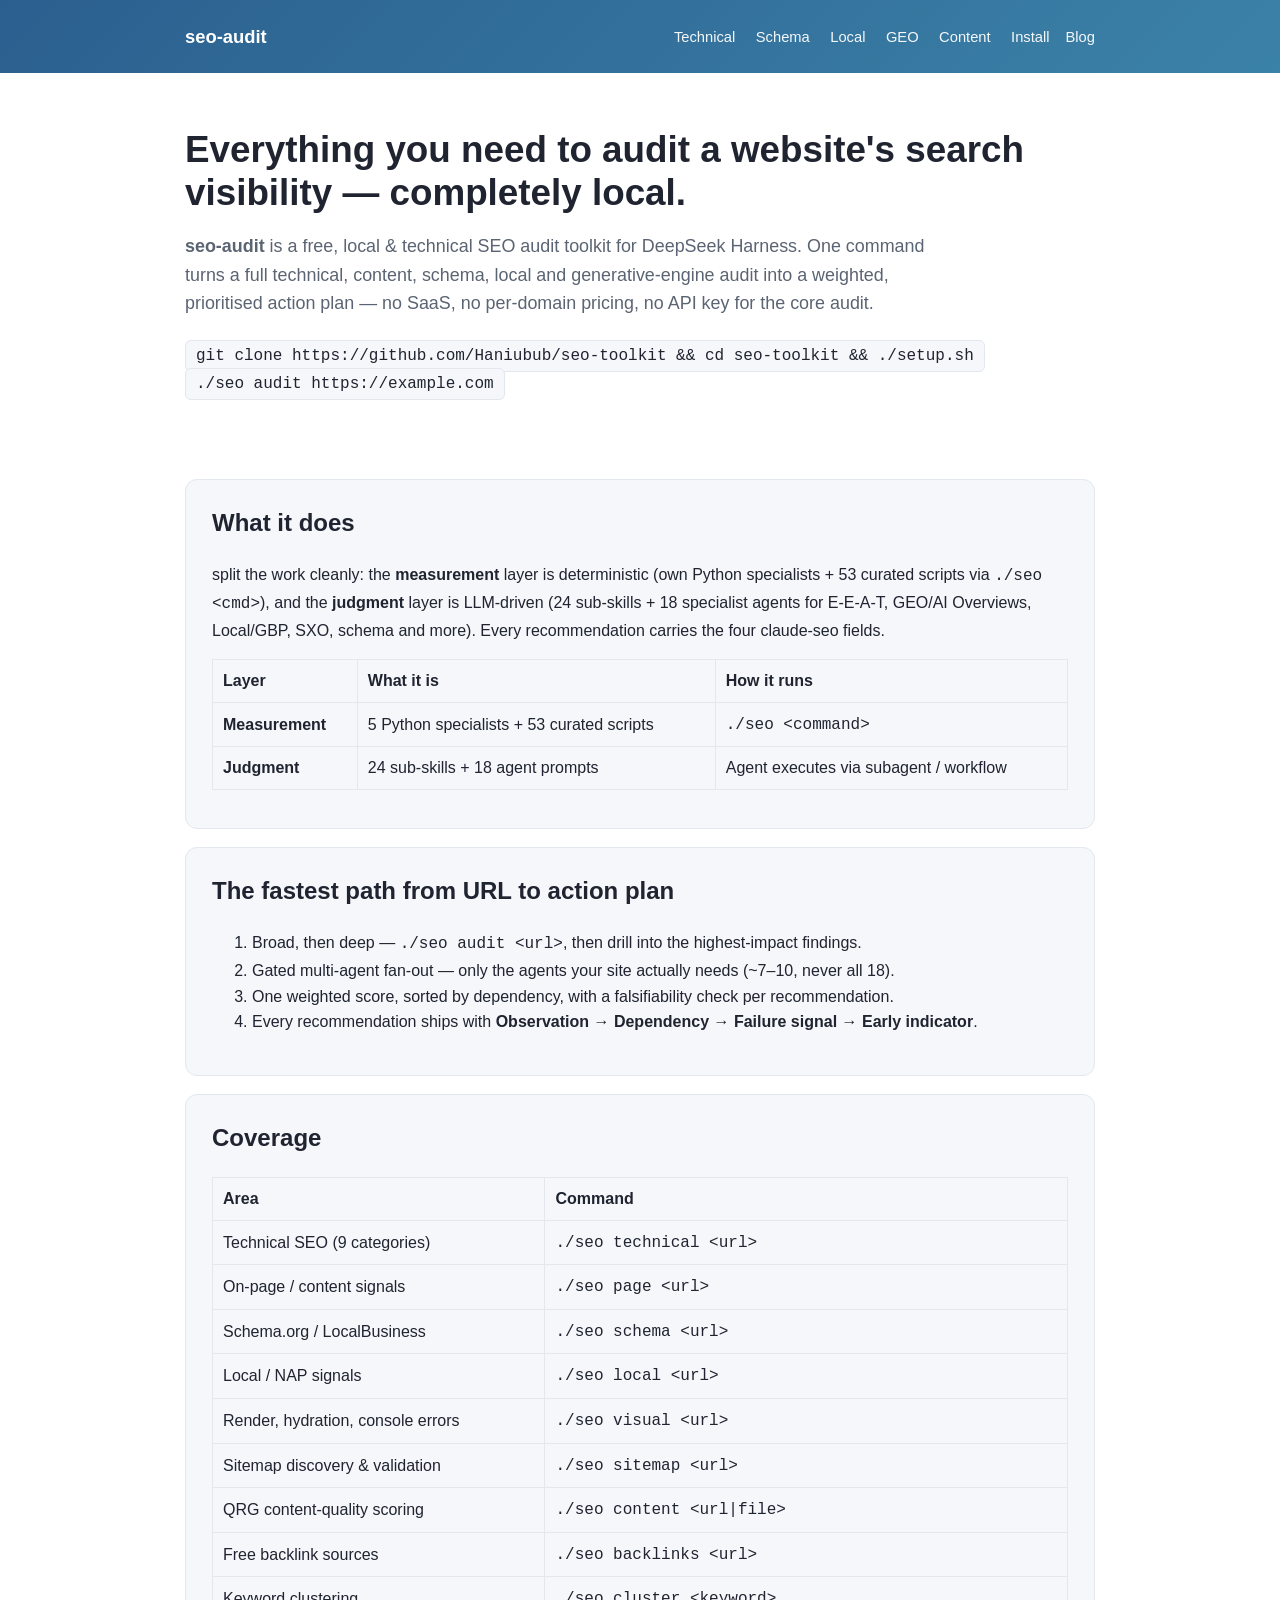
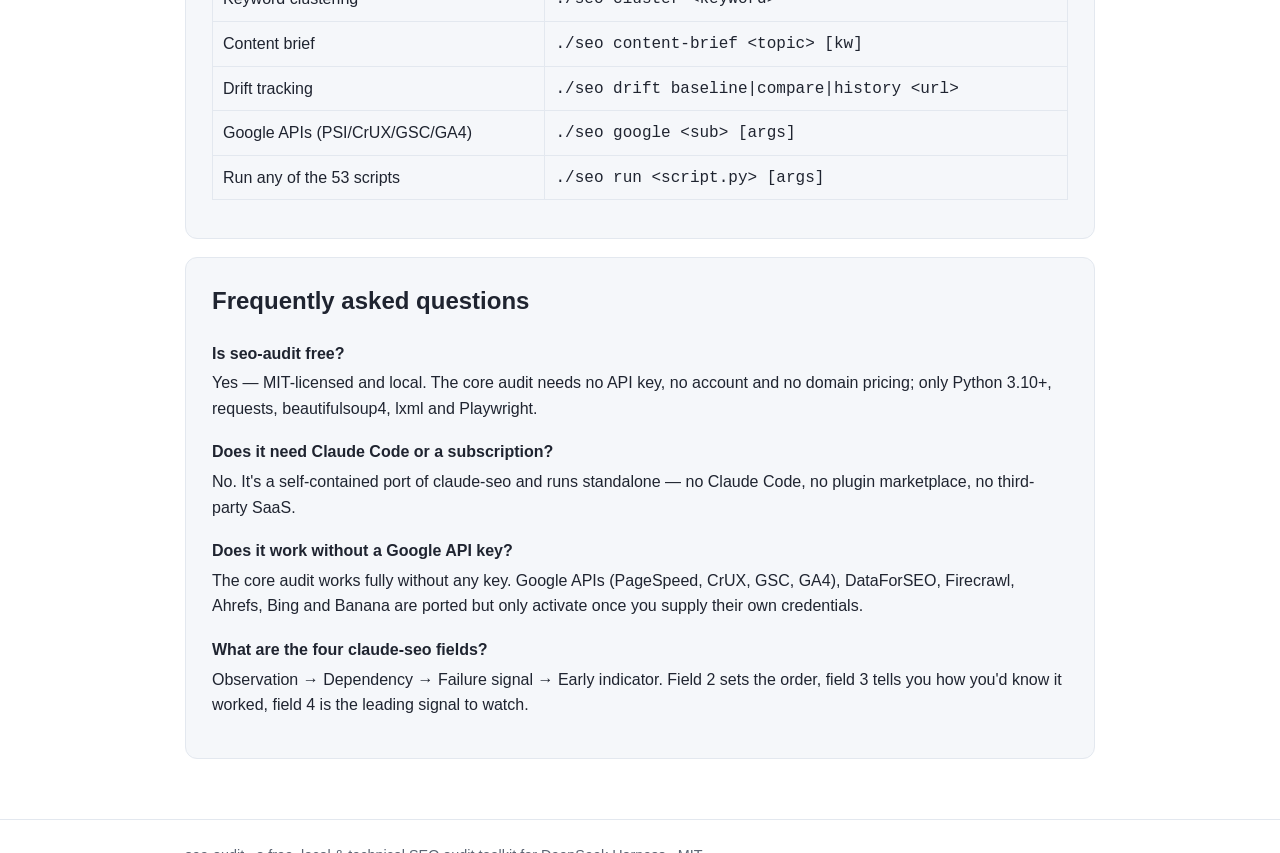
<file: index.html>
<!DOCTYPE html>
<html lang="en">
<head>
  <meta charset="utf-8">
  <meta name="viewport" content="width=device-width, initial-scale=1">
  <title>seo-audit — a free, local & technical SEO audit toolkit for DeepSeek Harness</title>
  <meta name="description" content="seo-audit is a free, local & technical SEO audit toolkit for DeepSeek Harness: 53 Python scripts + 24 sub-skills + 18 agents, weighted score, gated multi-agent fan-out, schema.org, E-E-A-T, GBP, GEO/AI Overviews. No SaaS, no per-domain pricing, no API key required for the core audit.">
  <link rel="stylesheet" href="assets/style.css">
  <script type="application/ld+json">
  {
    "@context": "https://schema.org",
    "@type": "SoftwareApplication",
    "name": "seo-audit",
    "applicationCategory": "DeveloperApplication",
    "operatingSystem": "macOS, Linux",
    "offers": { "@type": "Offer", "price": "0", "priceCurrency": "USD" },
    "description": "A free, local & technical SEO audit toolkit for DeepSeek Harness (DSH): deterministic Python measurement (53 scripts plus lib/) + LLM judgment (24 sub-skills + 18 agents), weighted scoring, gated multi-agent fan-out, schema.org, E-E-A-T, GBP and GEO/AI Overviews — no SaaS, no per-domain pricing, no API key required for the core audit.",
    "url": "https://haniubub.github.io/seo-toolkit/",
    "license": "https://github.com/Haniubub/seo-toolkit/blob/main/LICENSE"
  }
  </script>
  <link rel="canonical" href="https://haniubub.github.io/seo-toolkit/">
</head>
<body>
<header class="site">
  <div class="wrap">
    <a class="brand" href="index.html">seo-audit</a>
    <nav>
      <a href="technical.html">Technical</a>
      <a href="schema.html">Schema</a>
      <a href="local.html">Local</a>
      <a href="geo.html">GEO</a>
      <a href="content.html">Content</a>
      <a href="install.html">Install</a><a href="blog.html">Blog</a>
    </nav>
  </div>
</header>

<div class="wrap">
  <section class="hero">
    <h1>Everything you need to audit a website's search visibility — completely local.</h1>
    <p class="lead"><strong>seo-audit</strong> is a free, local &amp; technical SEO audit toolkit for DeepSeek Harness. One command turns a full technical, content, schema, local and generative-engine audit into a weighted, prioritised action plan — no SaaS, no per-domain pricing, no API key for the core audit.</p>
    <div class="cta">
      <code>git clone https://github.com/Haniubub/seo-toolkit && cd seo-toolkit &amp;&amp; ./setup.sh</code><br>
      <code>./seo audit https://example.com</code>
    </div>
  </section>

  <section class="panel">
    <h2 style="margin-top:0">What it does</h2>
    <p>split the work cleanly: the <strong>measurement</strong> layer is deterministic (own Python specialists + 53 curated scripts via <code>./seo &lt;cmd&gt;</code>), and the <strong>judgment</strong> layer is LLM-driven (24 sub-skills + 18 specialist agents for E-E-A-T, GEO/AI Overviews, Local/GBP, SXO, schema and more). Every recommendation carries the four claude-seo fields.</p>
    <table class="table">
      <tr><th>Layer</th><th>What it is</th><th>How it runs</th></tr>
      <tr><td><strong>Measurement</strong></td><td>5 Python specialists + 53 curated scripts</td><td><code>./seo &lt;command&gt;</code></td></tr>
      <tr><td><strong>Judgment</strong></td><td>24 sub-skills + 18 agent prompts</td><td>Agent executes via subagent / workflow</td></tr>
    </table>
  </section>

  <section class="panel">
    <h2 style="margin-top:0">The fastest path from URL to action plan</h2>
    <ol>
      <li>Broad, then deep — <code>./seo audit &lt;url&gt;</code>, then drill into the highest-impact findings.</li>
      <li>Gated multi-agent fan-out — only the agents your site actually needs (~7–10, never all 18).</li>
      <li>One weighted score, sorted by dependency, with a falsifiability check per recommendation.</li>
      <li>Every recommendation ships with <strong>Observation → Dependency → Failure signal → Early indicator</strong>.</li>
    </ol>
  </section>

  <section class="panel">
    <h2 style="margin-top:0">Coverage</h2>
    <table class="table">
      <tr><th>Area</th><th>Command</th></tr>
      <tr><td>Technical SEO (9 categories)</td><td><code>./seo technical &lt;url&gt;</code></td></tr>
      <tr><td>On-page / content signals</td><td><code>./seo page &lt;url&gt;</code></td></tr>
      <tr><td>Schema.org / LocalBusiness</td><td><code>./seo schema &lt;url&gt;</code></td></tr>
      <tr><td>Local / NAP signals</td><td><code>./seo local &lt;url&gt;</code></td></tr>
      <tr><td>Render, hydration, console errors</td><td><code>./seo visual &lt;url&gt;</code></td></tr>
      <tr><td>Sitemap discovery &amp; validation</td><td><code>./seo sitemap &lt;url&gt;</code></td></tr>
      <tr><td>QRG content-quality scoring</td><td><code>./seo content &lt;url|file&gt;</code></td></tr>
      <tr><td>Free backlink sources</td><td><code>./seo backlinks &lt;url&gt;</code></td></tr>
      <tr><td>Keyword clustering</td><td><code>./seo cluster &lt;keyword&gt;</code></td></tr>
      <tr><td>Content brief</td><td><code>./seo content-brief &lt;topic&gt; [kw]</code></td></tr>
      <tr><td>Drift tracking</td><td><code>./seo drift baseline|compare|history &lt;url&gt;</code></td></tr>
      <tr><td>Google APIs (PSI/CrUX/GSC/GA4)</td><td><code>./seo google &lt;sub&gt; [args]</code></td></tr>
      <tr><td>Run any of the 53 scripts</td><td><code>./seo run &lt;script.py&gt; [args]</code></td></tr>
    </table>
  </section>

  <section class="panel">
    <h2 style="margin-top:0">Frequently asked questions</h2>
    <dl class="faq">
      <dt>Is seo-audit free?</dt>
      <dd>Yes — MIT-licensed and local. The core audit needs no API key, no account and no domain pricing; only Python 3.10+, requests, beautifulsoup4, lxml and Playwright.</dd>
      <dt>Does it need Claude Code or a subscription?</dt>
      <dd>No. It's a self-contained port of claude-seo and runs standalone — no Claude Code, no plugin marketplace, no third-party SaaS.</dd>
      <dt>Does it work without a Google API key?</dt>
      <dd>The core audit works fully without any key. Google APIs (PageSpeed, CrUX, GSC, GA4), DataForSEO, Firecrawl, Ahrefs, Bing and Banana are ported but only activate once you supply their own credentials.</dd>
      <dt>What are the four claude-seo fields?</dt>
      <dd>Observation → Dependency → Failure signal → Early indicator. Field 2 sets the order, field 3 tells you how you'd know it worked, field 4 is the leading signal to watch.</dd>
    </dl>
  </section>
</div>

<footer class="site"><div class="wrap">seo-audit · a free, local &amp; technical SEO audit toolkit for DeepSeek Harness · MIT</div></footer>
</body>
</html>
</file>
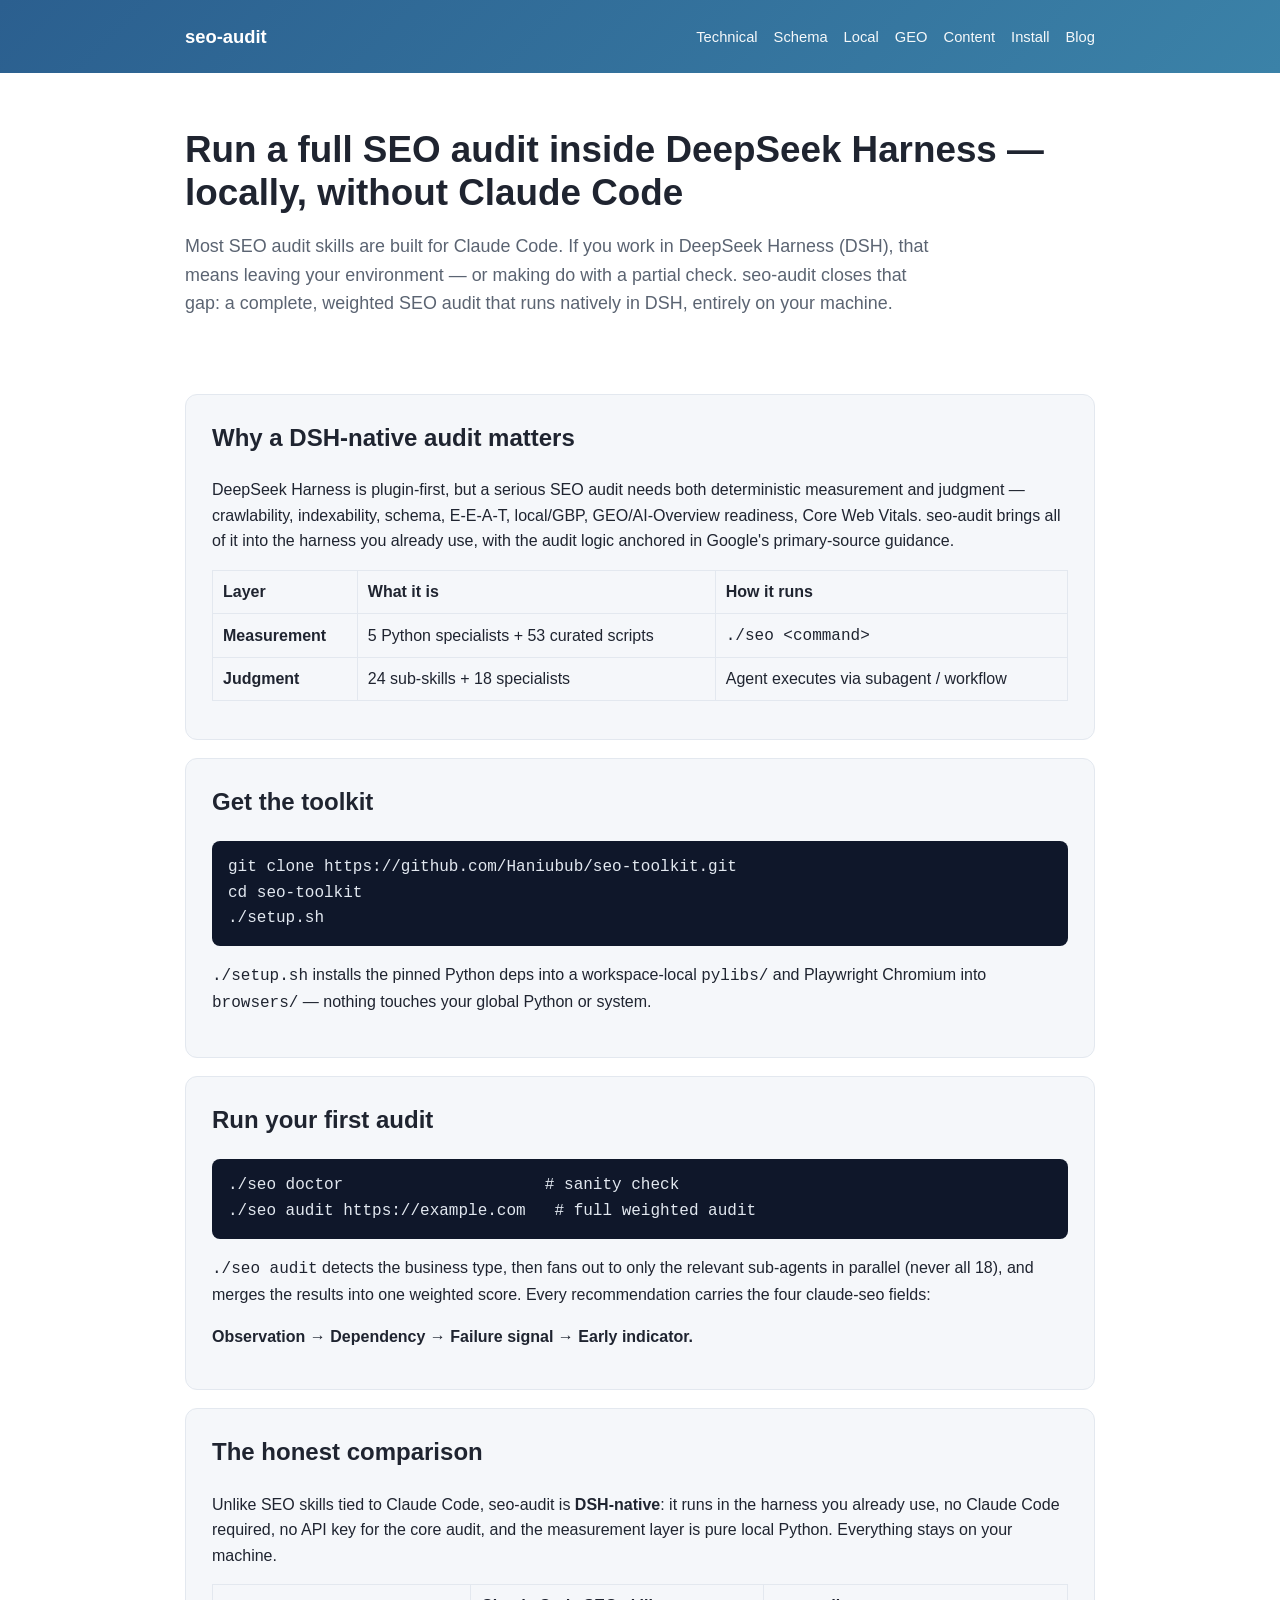
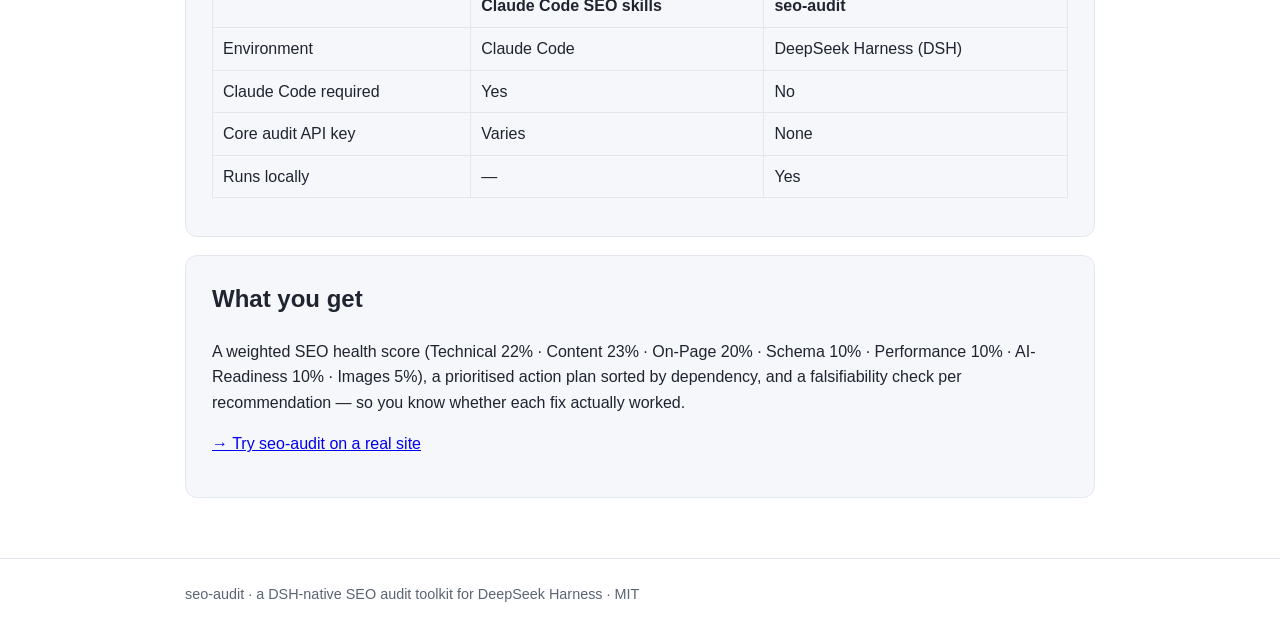
<file: blog.html>
<!DOCTYPE html>
<html lang="en">
<head>
  <meta charset="utf-8"><meta name="viewport" content="width=device-width, initial-scale=1">
  <title>How to run a full SEO audit inside DeepSeek Harness — locally, without Claude Code</title>
  <meta name="description" content="A practical tutorial: run a complete, weighted SEO audit directly in DeepSeek Harness with seo-audit — 53 Python scripts + 24 sub-skills + 18 agents, no Claude Code, no API key for the core audit, nothing leaves your machine.">
  <link rel="stylesheet" href="assets/style.css">
  <link rel="canonical" href="https://haniubub.github.io/seo-toolkit/blog.html">
  <script type="application/ld+json">
  {
    "@context": "https://schema.org",
    "@type": "BlogPosting",
    "headline": "How to run a full SEO audit inside DeepSeek Harness — locally, without Claude Code",
    "description": "A practical tutorial on running a complete, weighted SEO audit directly in DeepSeek Harness with seo-audit.",
    "url": "https://haniubub.github.io/seo-toolkit/blog.html",
    "author": {"@type":"Person","name":"seo-audit"},
    "publisher": {"@type":"Organization","name":"seo-audit"},
    "datePublished": "2026-08-31",
    "mainEntityOfPage": "https://haniubub.github.io/seo-toolkit/blog.html"
  }
  </script>
</head>
<body>
<header class="site"><div class="wrap">
  <a class="brand" href="index.html">seo-audit</a>
  <nav>
    <a href="technical.html">Technical</a><a href="schema.html">Schema</a><a href="local.html">Local</a><a href="geo.html">GEO</a><a href="content.html">Content</a><a href="install.html">Install</a><a href="blog.html">Blog</a>
  </nav>
</div></header>
<div class="wrap">
  <section class="hero">
    <h1>Run a full SEO audit inside DeepSeek Harness — locally, without Claude Code</h1>
    <p class="lead">Most SEO audit skills are built for Claude Code. If you work in DeepSeek Harness (DSH), that means leaving your environment — or making do with a partial check. seo-audit closes that gap: a complete, weighted SEO audit that runs natively in DSH, entirely on your machine.</p>
  </section>

  <section class="panel">
    <h2 style="margin-top:0">Why a DSH-native audit matters</h2>
    <p>DeepSeek Harness is plugin-first, but a serious SEO audit needs both deterministic measurement and judgment — crawlability, indexability, schema, E-E-A-T, local/GBP, GEO/AI-Overview readiness, Core Web Vitals. seo-audit brings all of it into the harness you already use, with the audit logic anchored in Google's primary-source guidance.</p>
    <table class="table">
      <tr><th>Layer</th><th>What it is</th><th>How it runs</th></tr>
      <tr><td><strong>Measurement</strong></td><td>5 Python specialists + 53 curated scripts</td><td><code>./seo &lt;command&gt;</code></td></tr>
      <tr><td><strong>Judgment</strong></td><td>24 sub-skills + 18 specialists</td><td>Agent executes via subagent / workflow</td></tr>
    </table>
  </section>

  <section class="panel">
    <h2 style="margin-top:0">Get the toolkit</h2>
    <pre><code>git clone https://github.com/Haniubub/seo-toolkit.git
cd seo-toolkit
./setup.sh</code></pre>
    <p><code>./setup.sh</code> installs the pinned Python deps into a workspace-local <code>pylibs/</code> and Playwright Chromium into <code>browsers/</code> — nothing touches your global Python or system.</p>
  </section>

  <section class="panel">
    <h2 style="margin-top:0">Run your first audit</h2>
    <pre><code>./seo doctor                     # sanity check
./seo audit https://example.com   # full weighted audit</code></pre>
    <p><code>./seo audit</code> detects the business type, then fans out to only the relevant sub-agents in parallel (never all 18), and merges the results into one weighted score. Every recommendation carries the four claude-seo fields:</p>
    <p><strong>Observation → Dependency → Failure signal → Early indicator.</strong></p>
  </section>

  <section class="panel">
    <h2 style="margin-top:0">The honest comparison</h2>
    <p>Unlike SEO skills tied to Claude Code, seo-audit is <strong>DSH-native</strong>: it runs in the harness you already use, no Claude Code required, no API key for the core audit, and the measurement layer is pure local Python. Everything stays on your machine.</p>
    <table class="table">
      <tr><th></th><th>Claude Code SEO skills</th><th>seo-audit</th></tr>
      <tr><td>Environment</td><td>Claude Code</td><td>DeepSeek Harness (DSH)</td></tr>
      <tr><td>Claude Code required</td><td>Yes</td><td>No</td></tr>
      <tr><td>Core audit API key</td><td>Varies</td><td>None</td></tr>
      <tr><td>Runs locally</td><td>—</td><td>Yes</td></tr>
    </table>
  </section>

  <section class="panel">
    <h2 style="margin-top:0">What you get</h2>
    <p>A weighted SEO health score (Technical 22% · Content 23% · On-Page 20% · Schema 10% · Performance 10% · AI-Readiness 10% · Images 5%), a prioritised action plan sorted by dependency, and a falsifiability check per recommendation — so you know whether each fix actually worked.</p>
    <p><a href="https://github.com/Haniubub/seo-toolkit">→ Try seo-audit on a real site</a></p>
  </section>
</div>
<footer class="site"><div class="wrap">seo-audit · a DSH-native SEO audit toolkit for DeepSeek Harness · MIT</div></footer>
</body>
</html>
</file>
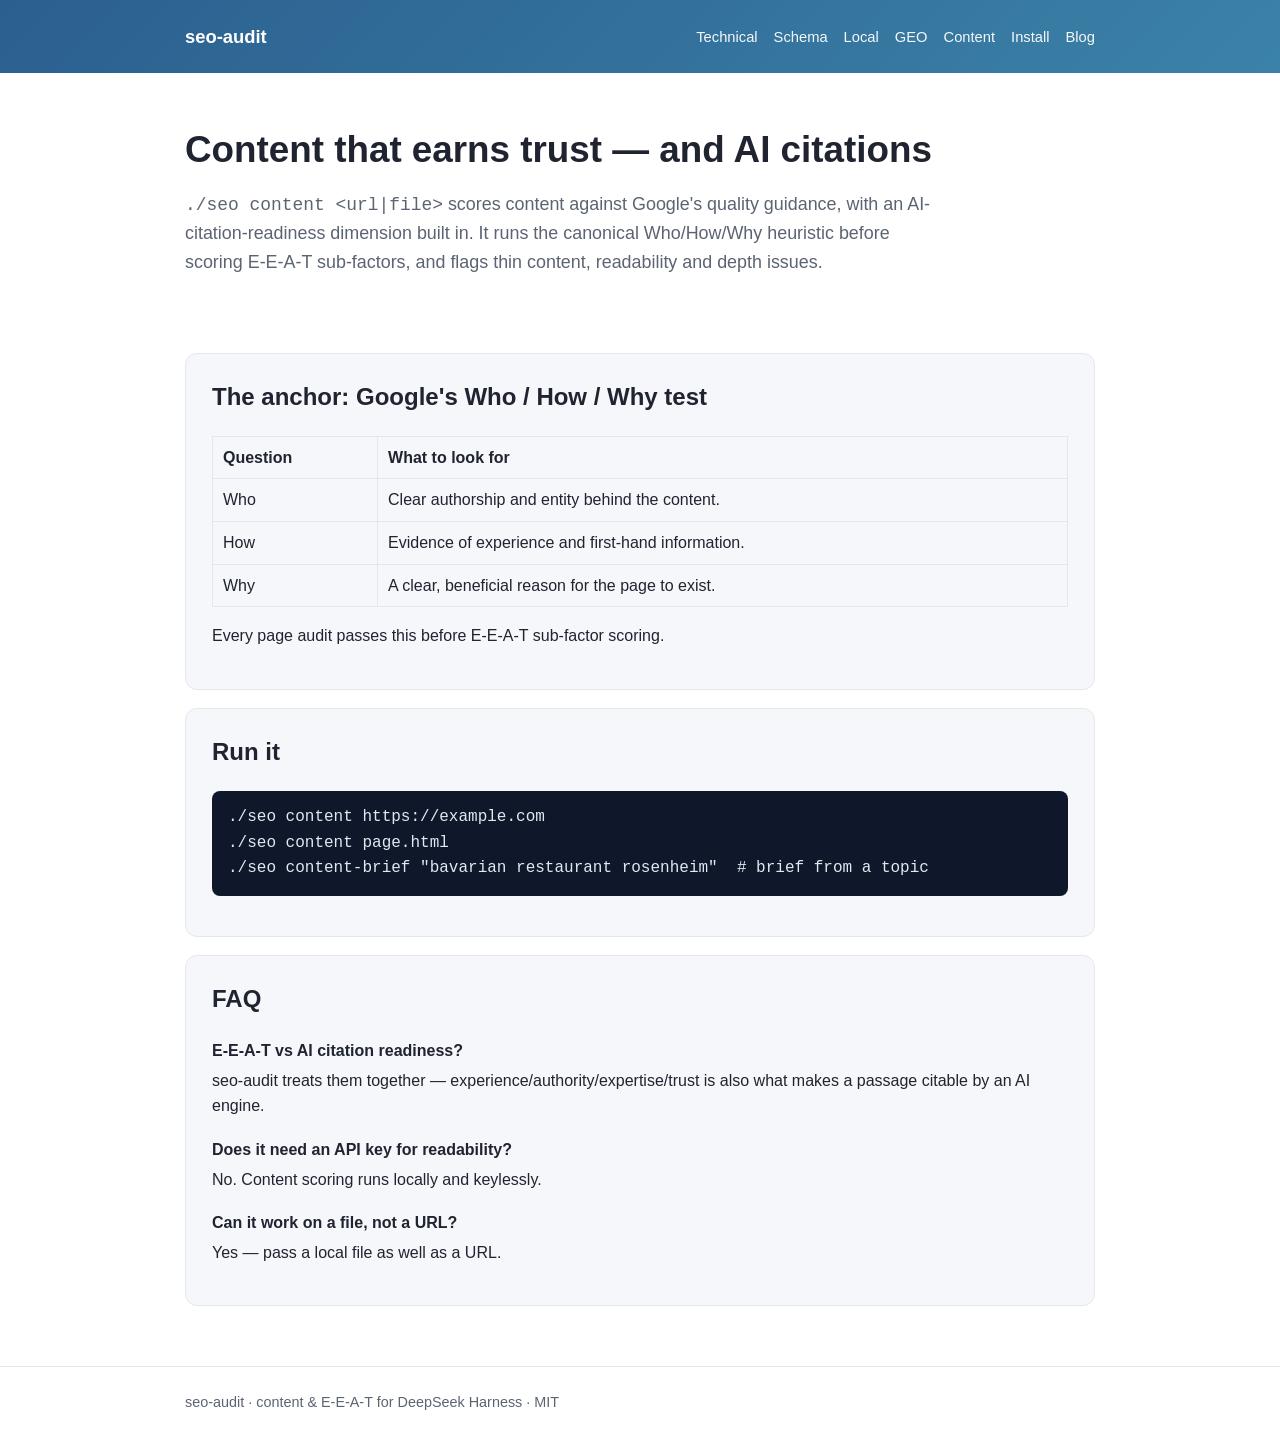
<file: content.html>
<!DOCTYPE html>
<html lang="en">
<head>
  <meta charset="utf-8"><meta name="viewport" content="width=device-width, initial-scale=1">
  <title>Content quality & E-E-A-T analysis with seo-audit</title>
  <meta name="description" content="Content quality and E-E-A-T analysis with AI citation-readiness using seo-audit. Google's Who/How/Why test, readability, thin content, content depth. Local, free, no API key.">
  <link rel="stylesheet" href="assets/style.css">
  <script type="application/ld+json">{"@context":"https://schema.org","@type":"SoftwareApplication","name":"seo-audit","applicationCategory":"DeveloperApplication","operatingSystem":"macOS, Linux","offers":{"@type":"Offer","price":"0","priceCurrency":"USD"},"url":"https://haniubub.github.io/seo-toolkit/content.html"}</script>
  <link rel="canonical" href="https://haniubub.github.io/seo-toolkit/content">
</head>
<body>
<header class="site"><div class="wrap">
  <a class="brand" href="index.html">seo-audit</a>
  <nav>
    <a href="technical.html">Technical</a><a href="schema.html">Schema</a><a href="local.html">Local</a><a href="geo.html">GEO</a><a href="content.html">Content</a><a href="install.html">Install</a><a href="blog.html">Blog</a>
  </nav>
</div></header>
<div class="wrap">
  <section class="hero">
    <h1>Content that earns trust — and AI citations</h1>
    <p class="lead"><code>./seo content &lt;url|file&gt;</code> scores content against Google's quality guidance, with an AI-citation-readiness dimension built in. It runs the canonical Who/How/Why heuristic before scoring E-E-A-T sub-factors, and flags thin content, readability and depth issues.</p>
  </section>

  <section class="panel">
    <h2 style="margin-top:0">The anchor: Google's Who / How / Why test</h2>
    <table class="table">
      <tr><th>Question</th><th>What to look for</th></tr>
      <tr><td>Who</td><td>Clear authorship and entity behind the content.</td></tr>
      <tr><td>How</td><td>Evidence of experience and first-hand information.</td></tr>
      <tr><td>Why</td><td>A clear, beneficial reason for the page to exist.</td></tr>
    </table>
    <p>Every page audit passes this before E-E-A-T sub-factor scoring.</p>
  </section>

  <section class="panel">
    <h2 style="margin-top:0">Run it</h2>
    <pre><code>./seo content https://example.com
./seo content page.html
./seo content-brief "bavarian restaurant rosenheim"  # brief from a topic</code></pre>
  </section>

  <section class="panel">
    <h2 style="margin-top:0">FAQ</h2>
    <dl class="faq">
      <dt>E-E-A-T vs AI citation readiness?</dt><dd>seo-audit treats them together — experience/authority/expertise/trust is also what makes a passage citable by an AI engine.</dd>
      <dt>Does it need an API key for readability?</dt><dd>No. Content scoring runs locally and keylessly.</dd>
      <dt>Can it work on a file, not a URL?</dt><dd>Yes — pass a local file as well as a URL.</dd>
    </dl>
  </section>
</div>
<footer class="site"><div class="wrap">seo-audit · content &amp; E-E-A-T for DeepSeek Harness · MIT</div></footer>
</body>
</html>
</file>
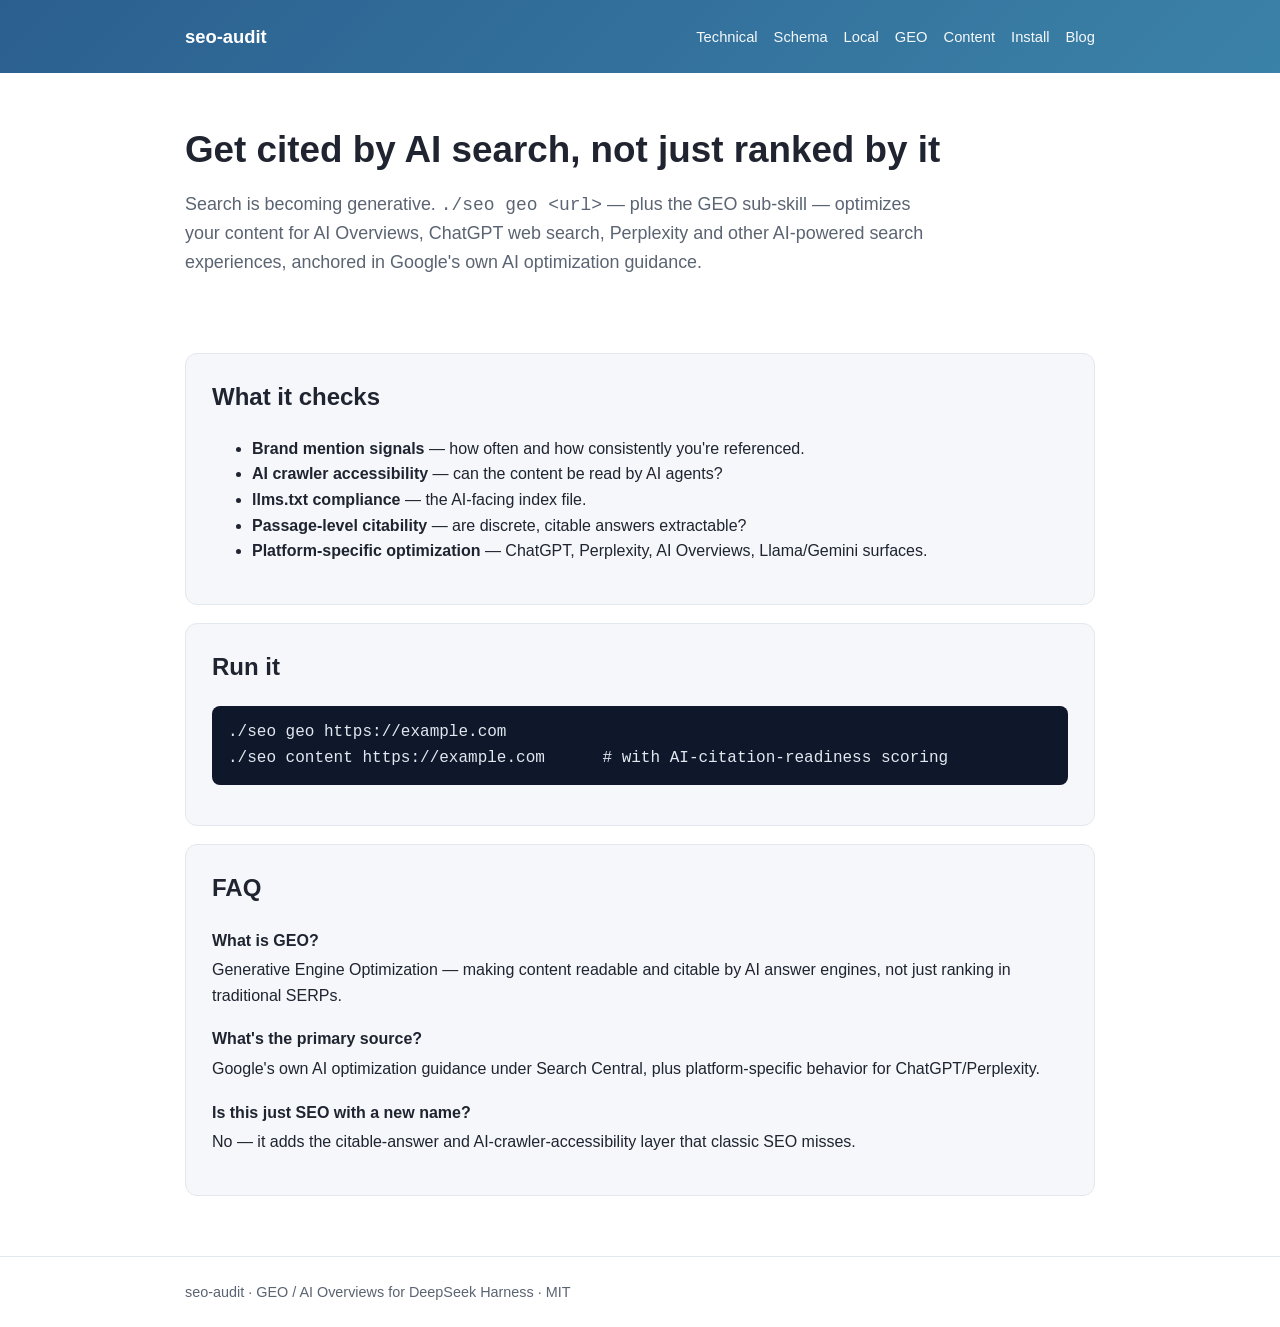
<file: geo.html>
<!DOCTYPE html>
<html lang="en">
<head>
  <meta charset="utf-8"><meta name="viewport" content="width=device-width, initial-scale=1">
  <title>GEO / AI Overviews optimization with seo-audit</title>
  <meta name="description" content="Generative Engine Optimization (GEO) with seo-audit: optimize for AI Overviews, ChatGPT search, Perplexity and AI citations. Brand mentions, AI-crawler accessibility, llms.txt, passage citability. Local, free.">
  <link rel="stylesheet" href="assets/style.css">
  <script type="application/ld+json">{"@context":"https://schema.org","@type":"SoftwareApplication","name":"seo-audit","applicationCategory":"DeveloperApplication","operatingSystem":"macOS, Linux","offers":{"@type":"Offer","price":"0","priceCurrency":"USD"},"url":"https://haniubub.github.io/seo-toolkit/geo.html"}</script>
  <link rel="canonical" href="https://haniubub.github.io/seo-toolkit/geo">
</head>
<body>
<header class="site"><div class="wrap">
  <a class="brand" href="index.html">seo-audit</a>
  <nav>
    <a href="technical.html">Technical</a><a href="schema.html">Schema</a><a href="local.html">Local</a><a href="geo.html">GEO</a><a href="content.html">Content</a><a href="install.html">Install</a><a href="blog.html">Blog</a>
  </nav>
</div></header>
<div class="wrap">
  <section class="hero">
    <h1>Get cited by AI search, not just ranked by it</h1>
    <p class="lead">Search is becoming generative. <code>./seo geo &lt;url&gt;</code> — plus the GEO sub-skill — optimizes your content for AI Overviews, ChatGPT web search, Perplexity and other AI-powered search experiences, anchored in Google's own AI optimization guidance.</p>
  </section>

  <section class="panel">
    <h2 style="margin-top:0">What it checks</h2>
    <ul>
      <li><strong>Brand mention signals</strong> — how often and how consistently you're referenced.</li>
      <li><strong>AI crawler accessibility</strong> — can the content be read by AI agents?</li>
      <li><strong>llms.txt compliance</strong> — the AI-facing index file.</li>
      <li><strong>Passage-level citability</strong> — are discrete, citable answers extractable?</li>
      <li><strong>Platform-specific optimization</strong> — ChatGPT, Perplexity, AI Overviews, Llama/Gemini surfaces.</li>
    </ul>
  </section>

  <section class="panel">
    <h2 style="margin-top:0">Run it</h2>
    <pre><code>./seo geo https://example.com
./seo content https://example.com      # with AI-citation-readiness scoring</code></pre>
  </section>

  <section class="panel">
    <h2 style="margin-top:0">FAQ</h2>
    <dl class="faq">
      <dt>What is GEO?</dt><dd>Generative Engine Optimization — making content readable and citable by AI answer engines, not just ranking in traditional SERPs.</dd>
      <dt>What's the primary source?</dt><dd>Google's own AI optimization guidance under Search Central, plus platform-specific behavior for ChatGPT/Perplexity.</dd>
      <dt>Is this just SEO with a new name?</dt><dd>No — it adds the citable-answer and AI-crawler-accessibility layer that classic SEO misses.</dd>
    </dl>
  </section>
</div>
<footer class="site"><div class="wrap">seo-audit · GEO / AI Overviews for DeepSeek Harness · MIT</div></footer>
</body>
</html>
</file>
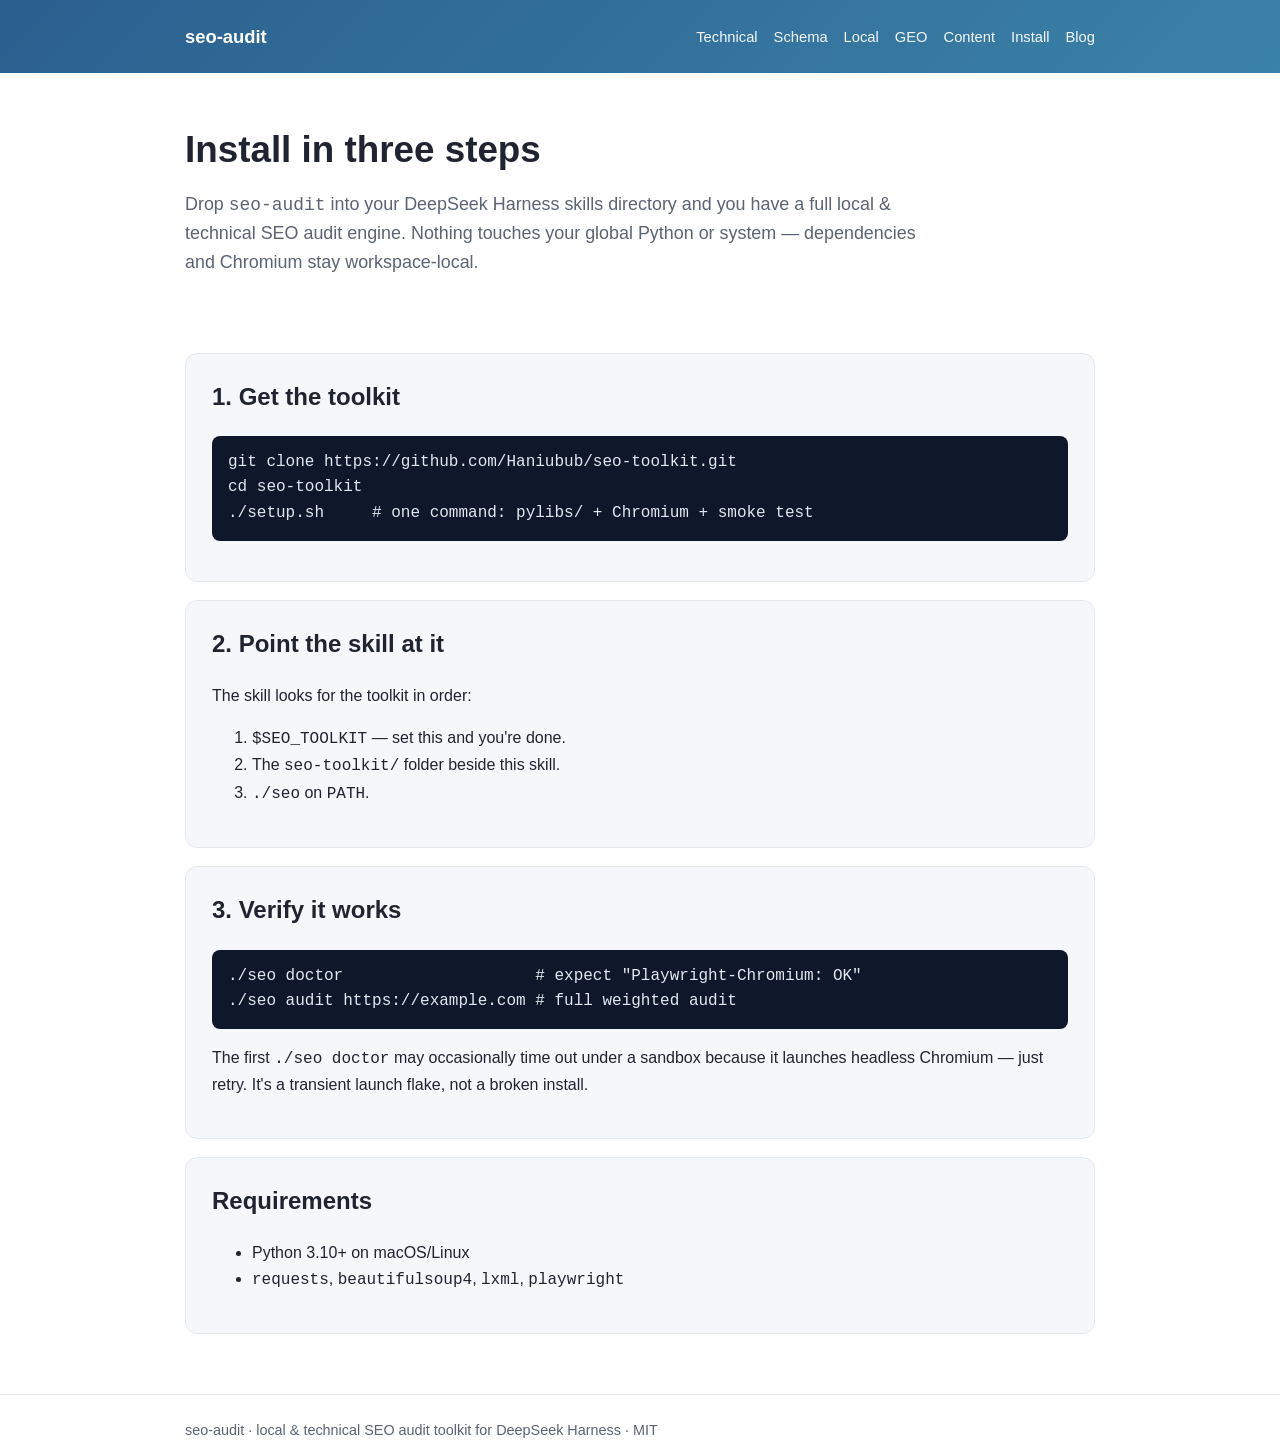
<file: install.html>
<!DOCTYPE html>
<html lang="en">
<head>
  <meta charset="utf-8"><meta name="viewport" content="width=device-width, initial-scale=1">
  <title>Install seo-audit — free, local SEO audit toolkit for DeepSeek Harness</title>
  <meta name="description" content="Install seo-audit in three steps: clone, run ./setup.sh (workspace-local deps + Playwright Chromium), then point the skill at it. No global Python install, no SaaS, no API key.">
  <link rel="stylesheet" href="assets/style.css">
  <script type="application/ld+json">{"@context":"https://schema.org","@type":"SoftwareApplication","name":"seo-audit","applicationCategory":"DeveloperApplication","operatingSystem":"macOS, Linux","offers":{"@type":"Offer","price":"0","priceCurrency":"USD"},"url":"https://haniubub.github.io/seo-toolkit/install.html"}</script>
  <link rel="canonical" href="https://haniubub.github.io/seo-toolkit/install">
</head>
<body>
<header class="site"><div class="wrap">
  <a class="brand" href="index.html">seo-audit</a>
  <nav>
    <a href="technical.html">Technical</a><a href="schema.html">Schema</a><a href="local.html">Local</a><a href="geo.html">GEO</a><a href="content.html">Content</a><a href="install.html">Install</a><a href="blog.html">Blog</a>
  </nav>
</div></header>
<div class="wrap">
  <section class="hero">
    <h1>Install in three steps</h1>
    <p class="lead">Drop <code>seo-audit</code> into your DeepSeek Harness skills directory and you have a full local &amp; technical SEO audit engine. Nothing touches your global Python or system — dependencies and Chromium stay workspace-local.</p>
  </section>

  <section class="panel">
    <h2 style="margin-top:0">1. Get the toolkit</h2>
    <pre><code>git clone https://github.com/Haniubub/seo-toolkit.git
cd seo-toolkit
./setup.sh     # one command: pylibs/ + Chromium + smoke test</code></pre>
  </section>

  <section class="panel">
    <h2 style="margin-top:0">2. Point the skill at it</h2>
    <p>The skill looks for the toolkit in order:</p>
    <ol>
      <li><code>$SEO_TOOLKIT</code> — set this and you're done.</li>
      <li>The <code>seo-toolkit/</code> folder beside this skill.</li>
      <li><code>./seo</code> on <code>PATH</code>.</li>
    </ol>
  </section>

  <section class="panel">
    <h2 style="margin-top:0">3. Verify it works</h2>
    <pre><code>./seo doctor                    # expect "Playwright-Chromium: OK"
./seo audit https://example.com # full weighted audit</code></pre>
    <p>The first <code>./seo doctor</code> may occasionally time out under a sandbox because it launches headless Chromium — just retry. It's a transient launch flake, not a broken install.</p>
  </section>

  <section class="panel">
    <h2 style="margin-top:0">Requirements</h2>
    <ul>
      <li>Python 3.10+ on macOS/Linux</li>
      <li><code>requests</code>, <code>beautifulsoup4</code>, <code>lxml</code>, <code>playwright</code></li>
    </ul>
  </section>
</div>
<footer class="site"><div class="wrap">seo-audit · local &amp; technical SEO audit toolkit for DeepSeek Harness · MIT</div></footer>
</body>
</html>
</file>
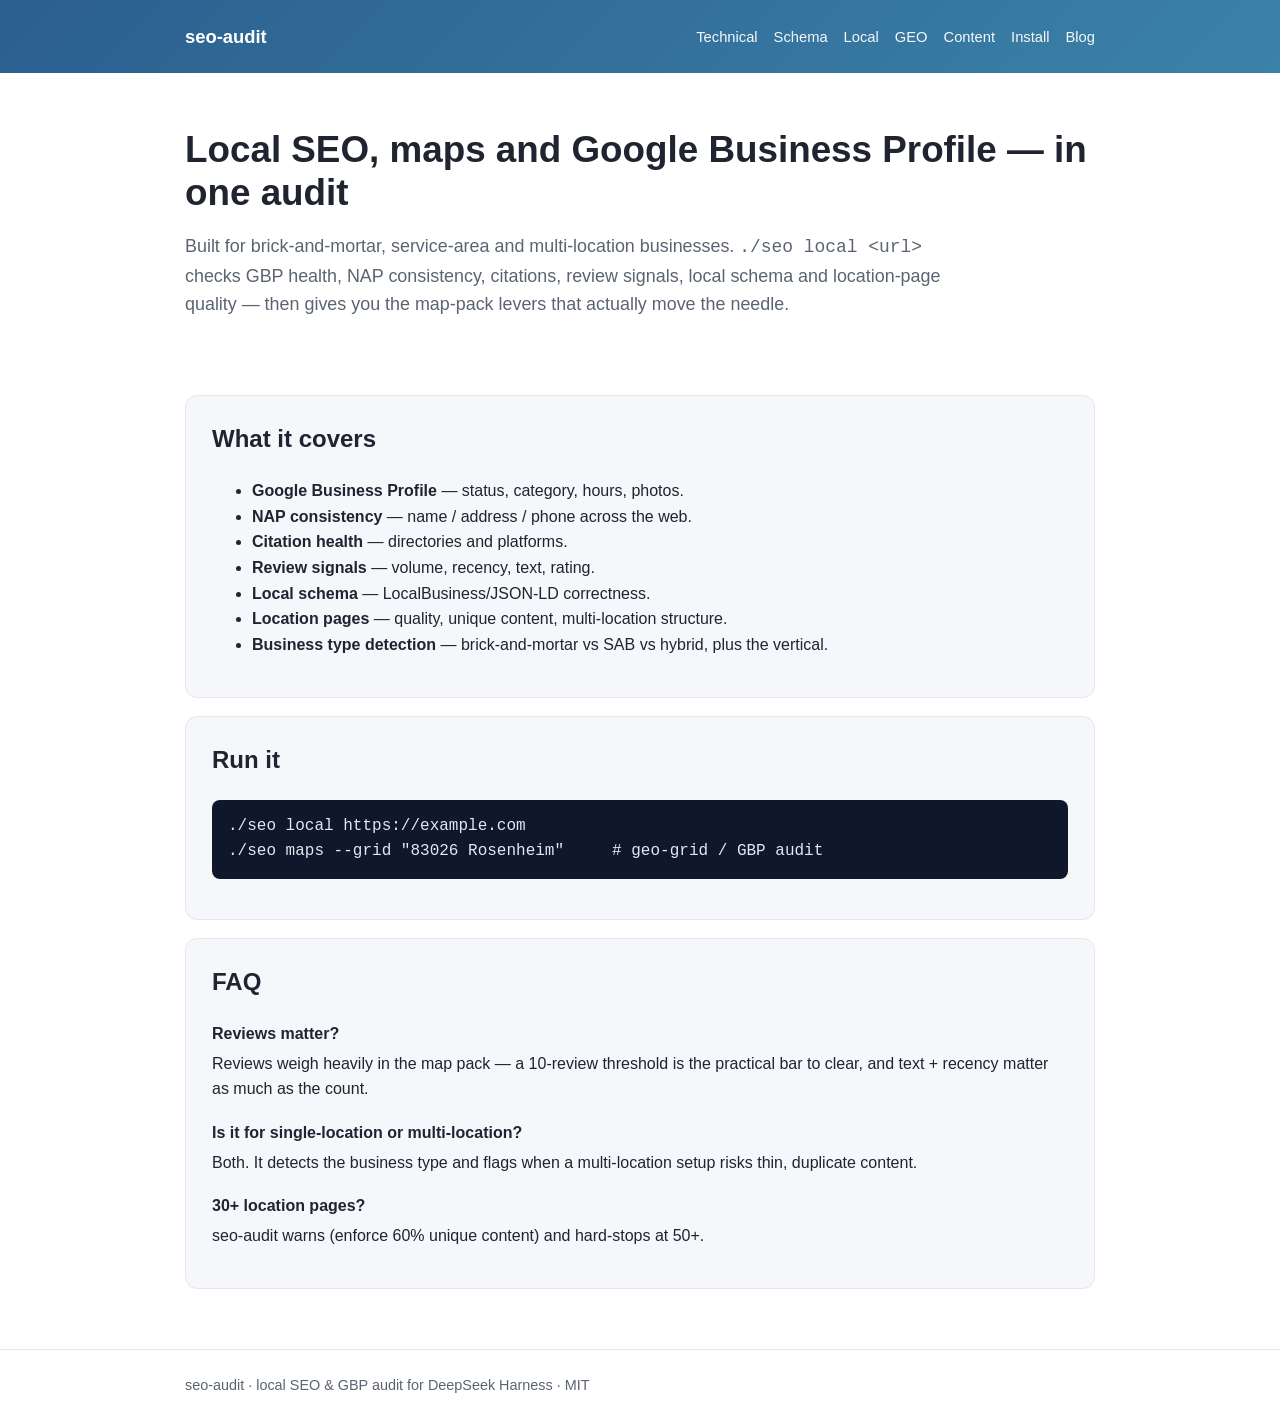
<file: local.html>
<!DOCTYPE html>
<html lang="en">
<head>
  <meta charset="utf-8"><meta name="viewport" content="width=device-width, initial-scale=1">
  <title>Local SEO & GBP audit with seo-audit</title>
  <meta name="description" content="Local SEO audit with seo-audit: Google Business Profile optimization, NAP consistency, citation health, review signals, local schema markup, and location-page quality. Local, free, no API key.">
  <link rel="stylesheet" href="assets/style.css">
  <script type="application/ld+json">{"@context":"https://schema.org","@type":"SoftwareApplication","name":"seo-audit","applicationCategory":"DeveloperApplication","operatingSystem":"macOS, Linux","offers":{"@type":"Offer","price":"0","priceCurrency":"USD"},"url":"https://haniubub.github.io/seo-toolkit/local.html"}</script>
  <link rel="canonical" href="https://haniubub.github.io/seo-toolkit/local">
</head>
<body>
<header class="site"><div class="wrap">
  <a class="brand" href="index.html">seo-audit</a>
  <nav>
    <a href="technical.html">Technical</a><a href="schema.html">Schema</a><a href="local.html">Local</a><a href="geo.html">GEO</a><a href="content.html">Content</a><a href="install.html">Install</a><a href="blog.html">Blog</a>
  </nav>
</div></header>
<div class="wrap">
  <section class="hero">
    <h1>Local SEO, maps and Google Business Profile — in one audit</h1>
    <p class="lead">Built for brick-and-mortar, service-area and multi-location businesses. <code>./seo local &lt;url&gt;</code> checks GBP health, NAP consistency, citations, review signals, local schema and location-page quality — then gives you the map-pack levers that actually move the needle.</p>
  </section>

  <section class="panel">
    <h2 style="margin-top:0">What it covers</h2>
    <ul>
      <li><strong>Google Business Profile</strong> — status, category, hours, photos.</li>
      <li><strong>NAP consistency</strong> — name / address / phone across the web.</li>
      <li><strong>Citation health</strong> — directories and platforms.</li>
      <li><strong>Review signals</strong> — volume, recency, text, rating.</li>
      <li><strong>Local schema</strong> — LocalBusiness/JSON-LD correctness.</li>
      <li><strong>Location pages</strong> — quality, unique content, multi-location structure.</li>
      <li><strong>Business type detection</strong> — brick-and-mortar vs SAB vs hybrid, plus the vertical.</li>
    </ul>
  </section>

  <section class="panel">
    <h2 style="margin-top:0">Run it</h2>
    <pre><code>./seo local https://example.com
./seo maps --grid "83026 Rosenheim"     # geo-grid / GBP audit</code></pre>
  </section>

  <section class="panel">
    <h2 style="margin-top:0">FAQ</h2>
    <dl class="faq">
      <dt>Reviews matter?</dt><dd>Reviews weigh heavily in the map pack — a 10-review threshold is the practical bar to clear, and text + recency matter as much as the count.</dd>
      <dt>Is it for single-location or multi-location?</dt><dd>Both. It detects the business type and flags when a multi-location setup risks thin, duplicate content.</dd>
      <dt>30+ location pages?</dt><dd>seo-audit warns (enforce 60% unique content) and hard-stops at 50+.</dd>
    </dl>
  </section>
</div>
<footer class="site"><div class="wrap">seo-audit · local SEO & GBP audit for DeepSeek Harness · MIT</div></footer>
</body>
</html>
</file>
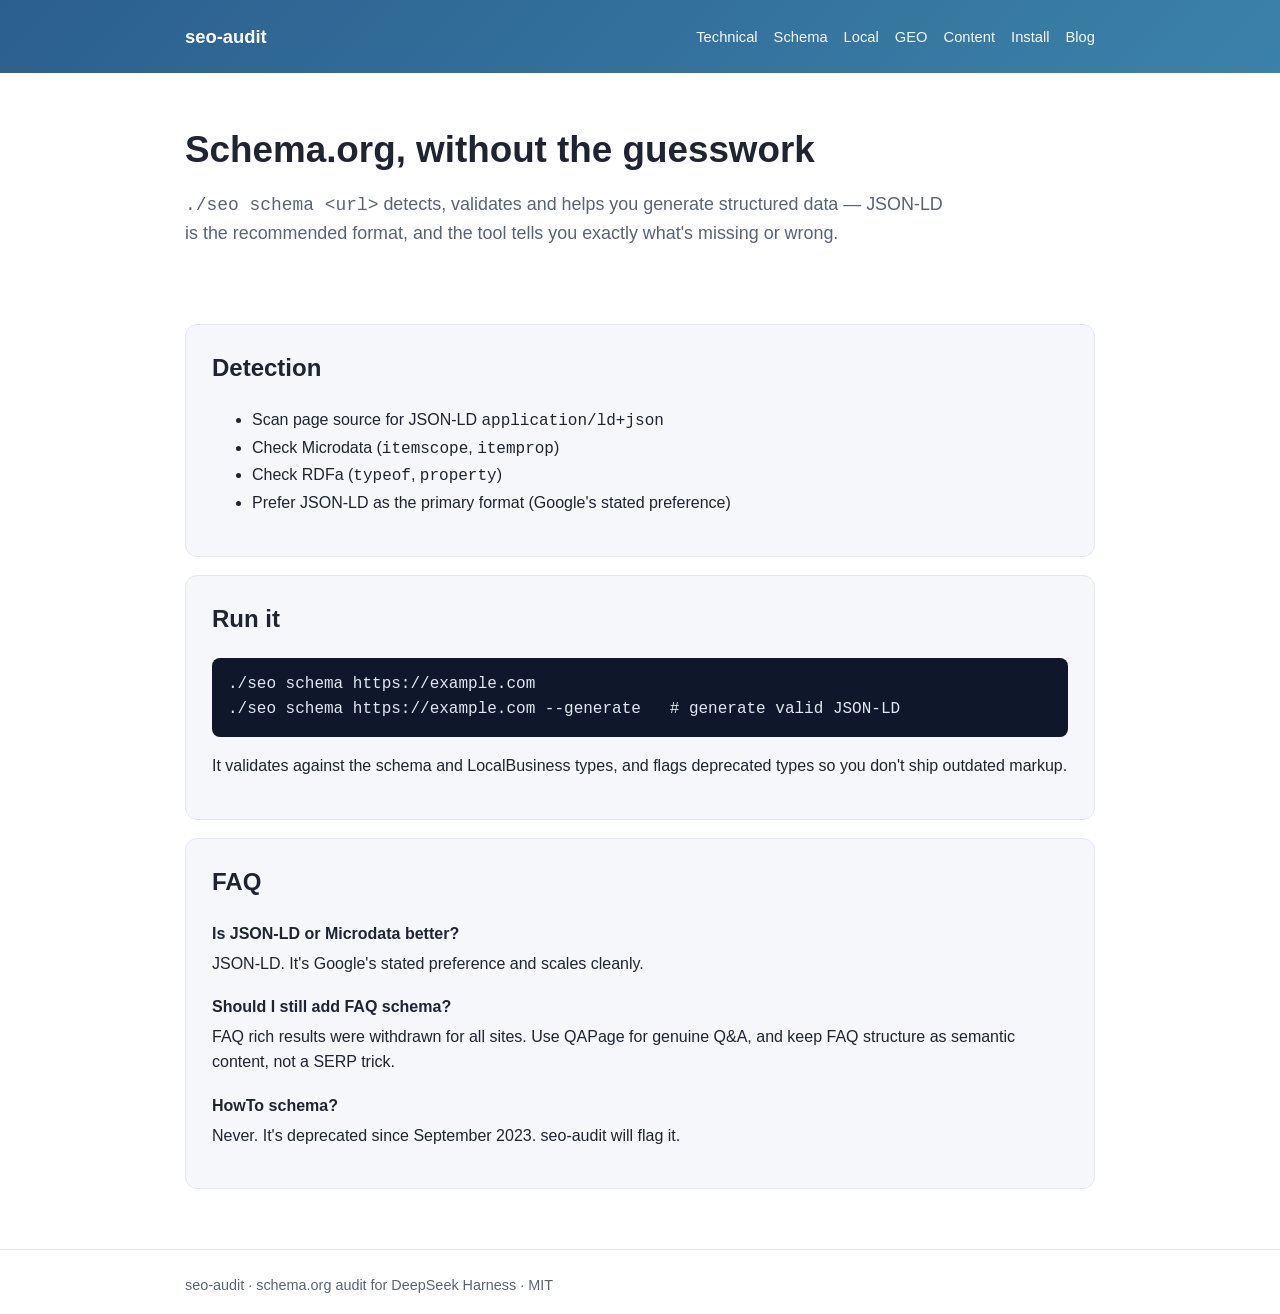
<file: schema.html>
<!DOCTYPE html>
<html lang="en">
<head>
  <meta charset="utf-8"><meta name="viewport" content="width=device-width, initial-scale=1">
  <title>Schema.org / JSON-LD validation with seo-audit</title>
  <meta name="description" content="Detect, validate and generate Schema.org structured data with seo-audit. JSON-LD preferred. Detect rich-result eligibility and fix broken markup. Local, free, no API key.">
  <link rel="stylesheet" href="assets/style.css">
  <script type="application/ld+json">{"@context":"https://schema.org","@type":"SoftwareApplication","name":"seo-audit","applicationCategory":"DeveloperApplication","operatingSystem":"macOS, Linux","offers":{"@type":"Offer","price":"0","priceCurrency":"USD"},"url":"https://haniubub.github.io/seo-toolkit/schema.html"}</script>
  <link rel="canonical" href="https://haniubub.github.io/seo-toolkit/schema">
</head>
<body>
<header class="site"><div class="wrap">
  <a class="brand" href="index.html">seo-audit</a>
  <nav>
    <a href="technical.html">Technical</a><a href="schema.html">Schema</a><a href="local.html">Local</a><a href="geo.html">GEO</a><a href="content.html">Content</a><a href="install.html">Install</a><a href="blog.html">Blog</a>
  </nav>
</div></header>
<div class="wrap">
  <section class="hero">
    <h1>Schema.org, without the guesswork</h1>
    <p class="lead"><code>./seo schema &lt;url&gt;</code> detects, validates and helps you generate structured data — JSON-LD is the recommended format, and the tool tells you exactly what's missing or wrong.</p>
  </section>

  <section class="panel">
    <h2 style="margin-top:0">Detection</h2>
    <ul>
      <li>Scan page source for JSON-LD <code>application/ld+json</code></li>
      <li>Check Microdata (<code>itemscope</code>, <code>itemprop</code>)</li>
      <li>Check RDFa (<code>typeof</code>, <code>property</code>)</li>
      <li>Prefer JSON-LD as the primary format (Google's stated preference)</li>
    </ul>
  </section>

  <section class="panel">
    <h2 style="margin-top:0">Run it</h2>
    <pre><code>./seo schema https://example.com
./seo schema https://example.com --generate   # generate valid JSON-LD</code></pre>
    <p>It validates against the schema and LocalBusiness types, and flags deprecated types so you don't ship outdated markup.</p>
  </section>

  <section class="panel">
    <h2 style="margin-top:0">FAQ</h2>
    <dl class="faq">
      <dt>Is JSON-LD or Microdata better?</dt><dd>JSON-LD. It's Google's stated preference and scales cleanly.</dd>
      <dt>Should I still add FAQ schema?</dt><dd>FAQ rich results were withdrawn for all sites. Use QAPage for genuine Q&amp;A, and keep FAQ structure as semantic content, not a SERP trick.</dd>
      <dt>HowTo schema?</dt><dd>Never. It's deprecated since September 2023. seo-audit will flag it.</dd>
    </dl>
  </section>
</div>
<footer class="site"><div class="wrap">seo-audit · schema.org audit for DeepSeek Harness · MIT</div></footer>
</body>
</html>
</file>
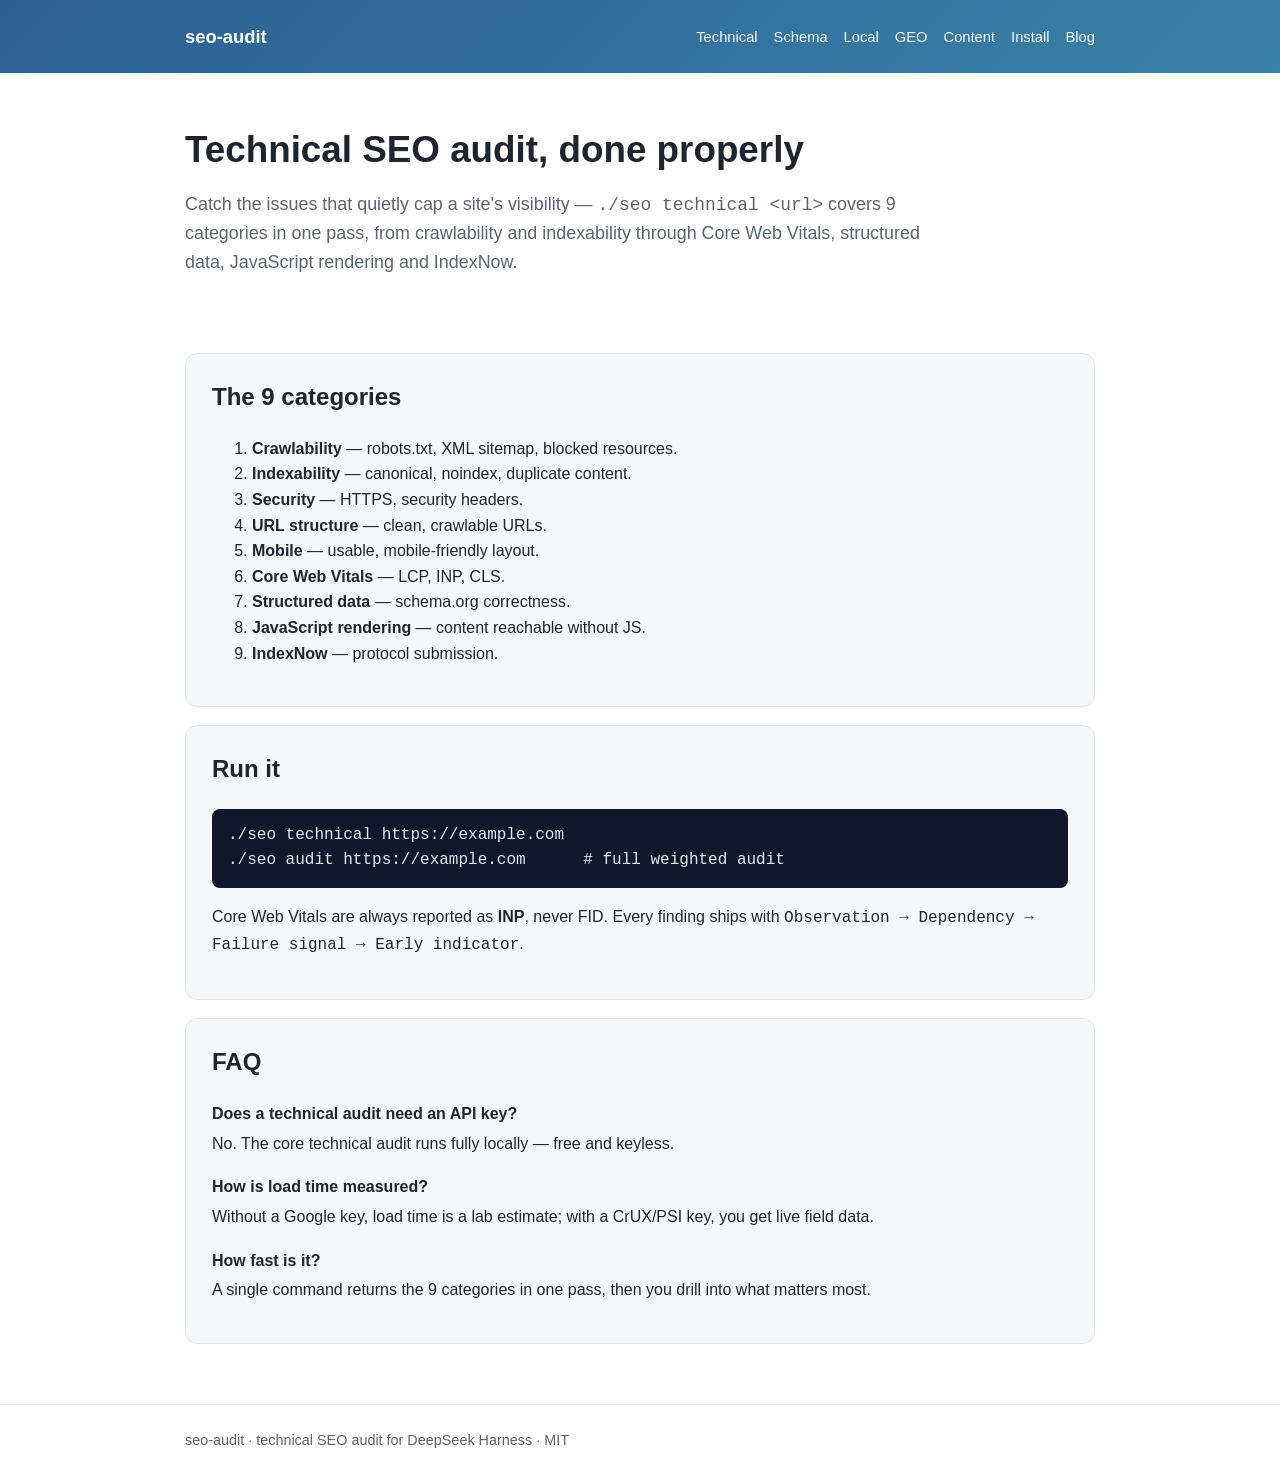
<file: technical.html>
<!DOCTYPE html>
<html lang="en">
<head>
  <meta charset="utf-8"><meta name="viewport" content="width=device-width, initial-scale=1">
  <title>Technical SEO audit with seo-audit — crawlability, indexability, Core Web Vitals</title>
  <meta name="description" content="Run a technical SEO audit with seo-audit: 9 categories — crawlability, indexability, security, URL structure, mobile, Core Web Vitals, structured data, JavaScript rendering, IndexNow. Local, free, no API key.">
  <link rel="stylesheet" href="assets/style.css">
  <script type="application/ld+json">{"@context":"https://schema.org","@type":"SoftwareApplication","name":"seo-audit","applicationCategory":"DeveloperApplication","operatingSystem":"macOS, Linux","offers":{"@type":"Offer","price":"0","priceCurrency":"USD"},"url":"https://haniubub.github.io/seo-toolkit/technical.html"}</script>
  <link rel="canonical" href="https://haniubub.github.io/seo-toolkit/technical">
</head>
<body>
<header class="site"><div class="wrap">
  <a class="brand" href="index.html">seo-audit</a>
  <nav>
    <a href="technical.html">Technical</a><a href="schema.html">Schema</a><a href="local.html">Local</a><a href="geo.html">GEO</a><a href="content.html">Content</a><a href="install.html">Install</a><a href="blog.html">Blog</a>
  </nav>
</div></header>
<div class="wrap">
  <section class="hero">
    <h1>Technical SEO audit, done properly</h1>
    <p class="lead">Catch the issues that quietly cap a site's visibility — <code>./seo technical &lt;url&gt;</code> covers 9 categories in one pass, from crawlability and indexability through Core Web Vitals, structured data, JavaScript rendering and IndexNow.</p>
  </section>

  <section class="panel">
    <h2 style="margin-top:0">The 9 categories</h2>
    <ol>
      <li><strong>Crawlability</strong> — robots.txt, XML sitemap, blocked resources.</li>
      <li><strong>Indexability</strong> — canonical, noindex, duplicate content.</li>
      <li><strong>Security</strong> — HTTPS, security headers.</li>
      <li><strong>URL structure</strong> — clean, crawlable URLs.</li>
      <li><strong>Mobile</strong> — usable, mobile-friendly layout.</li>
      <li><strong>Core Web Vitals</strong> — LCP, INP, CLS.</li>
      <li><strong>Structured data</strong> — schema.org correctness.</li>
      <li><strong>JavaScript rendering</strong> — content reachable without JS.</li>
      <li><strong>IndexNow</strong> — protocol submission.</li>
    </ol>
  </section>

  <section class="panel">
    <h2 style="margin-top:0">Run it</h2>
    <pre><code>./seo technical https://example.com
./seo audit https://example.com      # full weighted audit</code></pre>
    <p>Core Web Vitals are always reported as <strong>INP</strong>, never FID. Every finding ships with <code>Observation → Dependency → Failure signal → Early indicator</code>.</p>
  </section>

  <section class="panel">
    <h2 style="margin-top:0">FAQ</h2>
    <dl class="faq">
      <dt>Does a technical audit need an API key?</dt><dd>No. The core technical audit runs fully locally — free and keyless.</dd>
      <dt>How is load time measured?</dt><dd>Without a Google key, load time is a lab estimate; with a CrUX/PSI key, you get live field data.</dd>
      <dt>How fast is it?</dt><dd>A single command returns the 9 categories in one pass, then you drill into what matters most.</dd>
    </dl>
  </section>
</div>
<footer class="site"><div class="wrap">seo-audit · technical SEO audit for DeepSeek Harness · MIT</div></footer>
</body>
</html>
</file>
<file: assets/style.css>
:root {
  --ink: #1f2430;
  --muted: #5b6472;
  --brand: #2b5f8f;
  --brand-2: #3b82a8;
  --bg: #ffffff;
  --card: #f5f7fa;
  --line: #e3e8ef;
}
* { box-sizing: border-box; }
body {
  margin: 0;
  font-family: -apple-system, BlinkMacSystemFont, "Segoe UI", Roboto, Helvetica, Arial, sans-serif;
  color: var(--ink);
  background: var(--bg);
  line-height: 1.6;
}
.wrap { max-width: 950px; margin: 0 auto; padding: 0 20px; }
header.site {
  background: linear-gradient(135deg, var(--brand) 0%, var(--brand-2) 100%);
  color: #fff;
  padding: 22px 0;
}
header.site .wrap { display: flex; align-items: center; justify-content: space-between; gap: 16px; }
header.site a { color: #fff; text-decoration: none; }
header.site .brand { font-weight: 700; font-size: 1.15rem; }
header.site nav a { margin-left: 16px; font-size: .92rem; opacity: .95; }
.hero { padding: 56px 0 40px; }
.hero h1 { font-size: 2.3rem; margin: 0 0 14px; line-height: 1.15; }
.hero p.lead { font-size: 1.12rem; color: var(--muted); max-width: 760px; }
.cta { margin: 24px 0; }
.cta code { background: var(--card); padding: 6px 10px; border-radius: 6px; border: 1px solid var(--line); }
section.panel {
  background: var(--card);
  border: 1px solid var(--line);
  border-radius: 12px;
  padding: 24px 26px;
  margin: 18px 0;
}
h2 { font-size: 1.5rem; margin-top: 40px; }
h3 { font-size: 1.12rem; margin: 26px 0 8px; }
.table { border-collapse: collapse; width: 100%; margin: 14px 0; }
.table th, .table td { border: 1px solid var(--line); padding: 8px 10px; text-align: left; }
.table th { background: var(--card); font-weight: 600; }
.toc { columns: 2; }
.toc a { display: block; padding: 5px 0; color: var(--brand); text-decoration: none; }
.faq dt { font-weight: 600; margin-top: 18px; }
.faq dd { margin: 4px 0 0; color: var(--ink); }
footer.site { border-top: 1px solid var(--line); margin-top: 60px; padding: 24px 0; color: var(--muted); font-size: .9rem; }
code, pre { font-family: ui-monospace, SFMono-Regular, Menlo, Consolas, monospace; }
pre { background: #0f172a; color: #e2e8f0; padding: 14px 16px; border-radius: 8px; overflow: auto; }
.badge { background: var(--card); border: 1px solid var(--line); padding: 3px 8px; border-radius: 20px; font-size: .8rem; color: var(--muted); }
</file>
